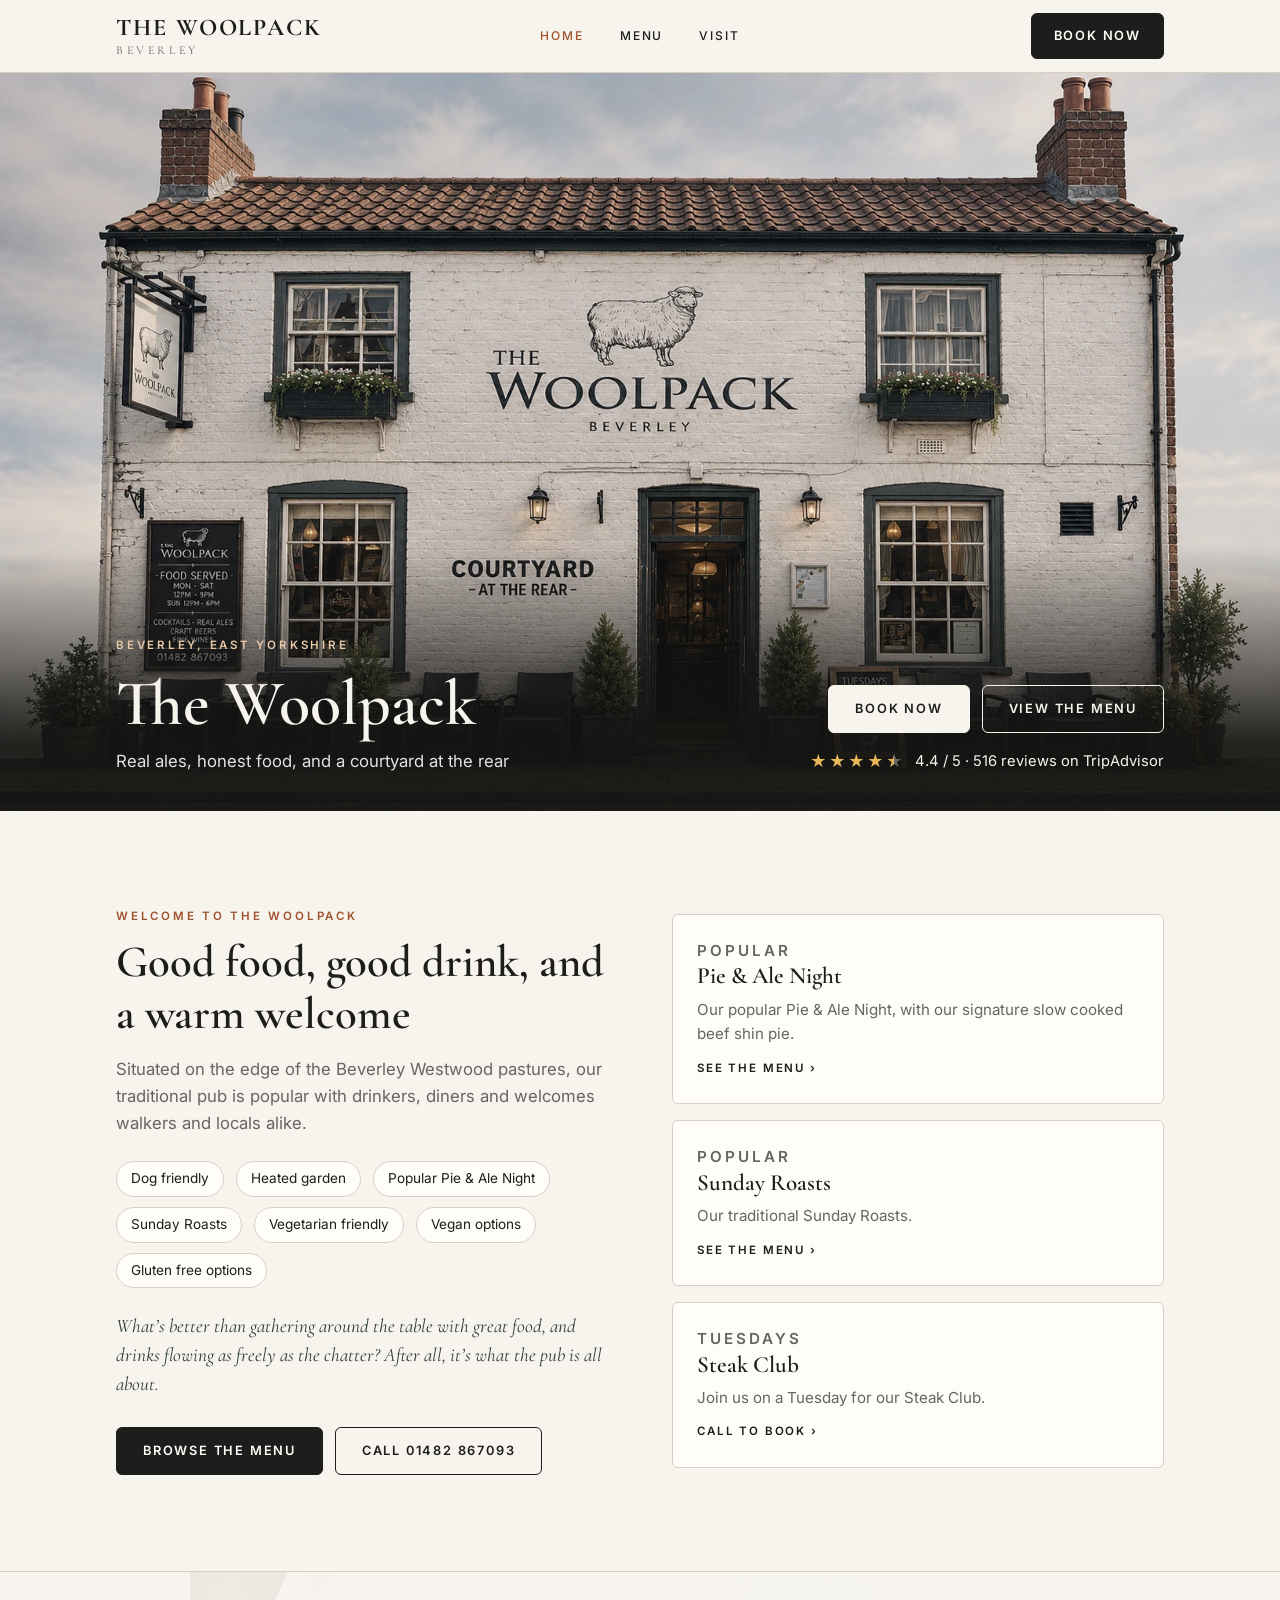
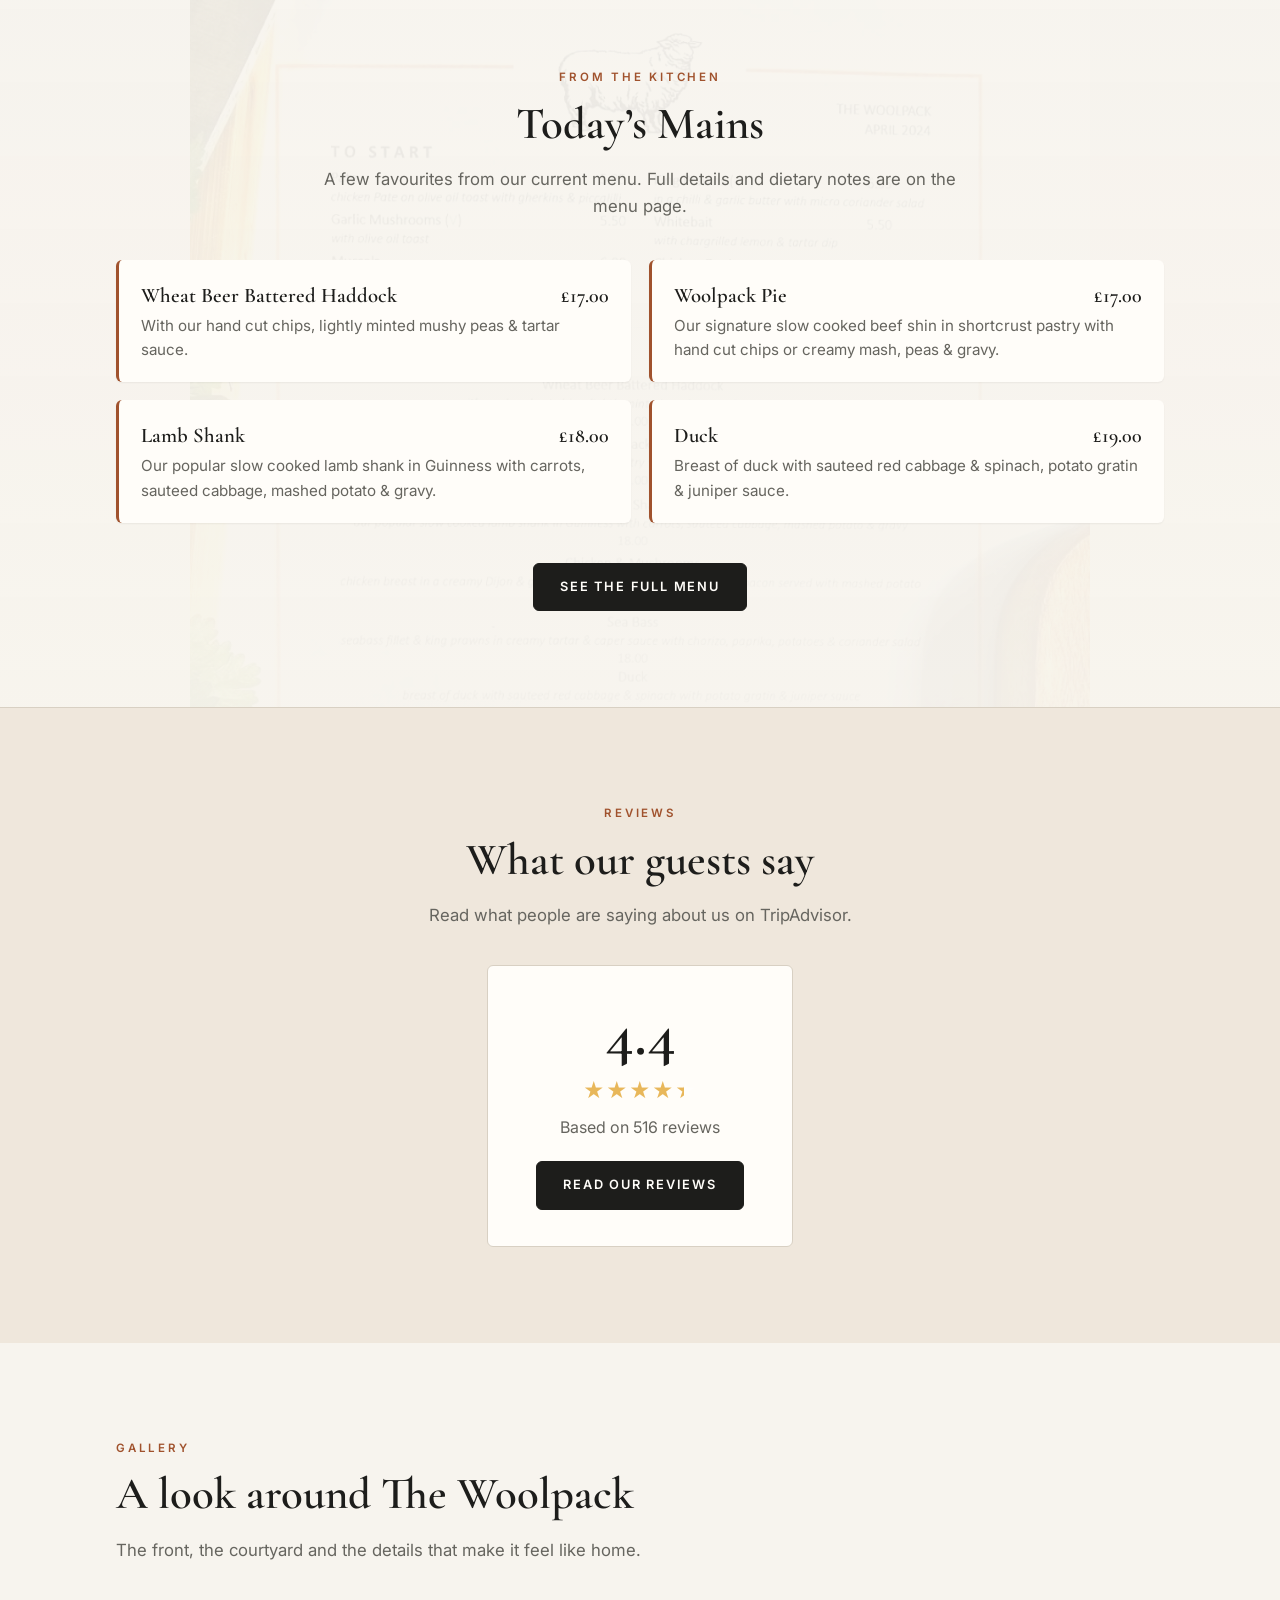
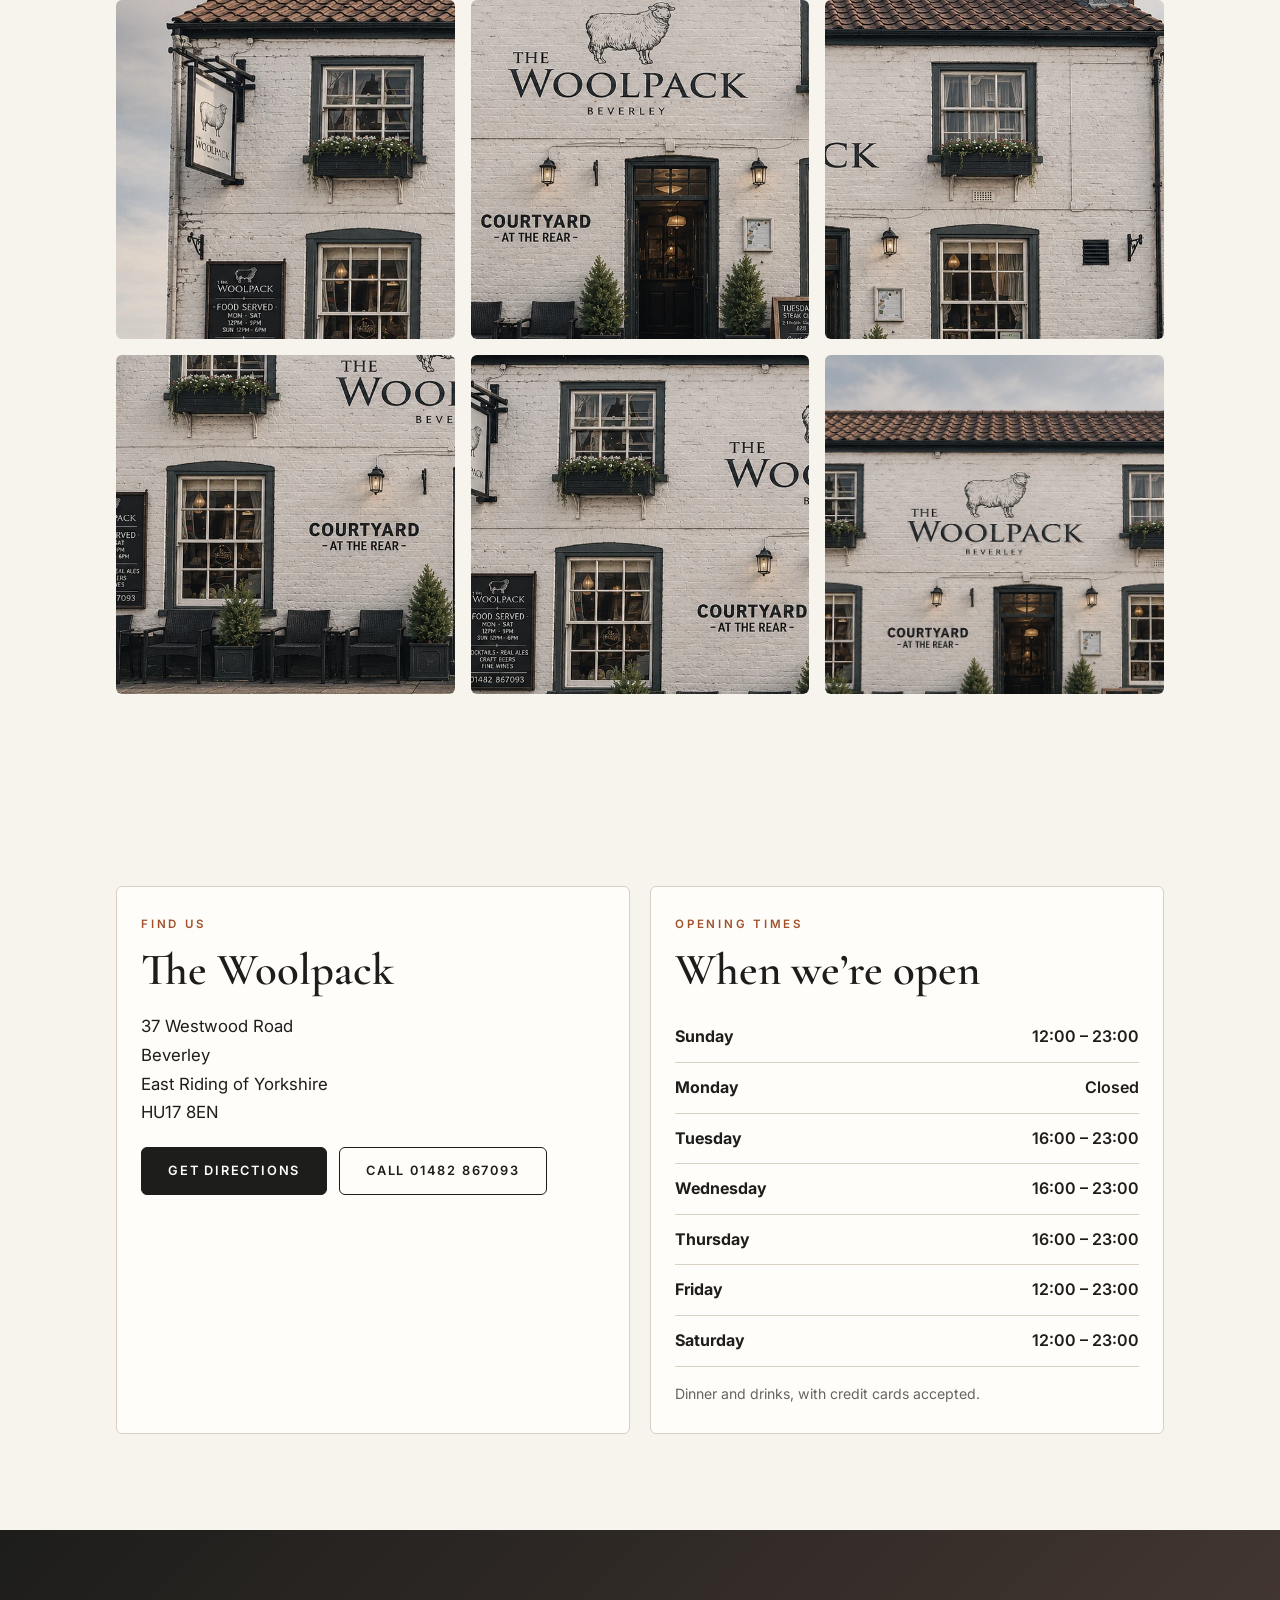
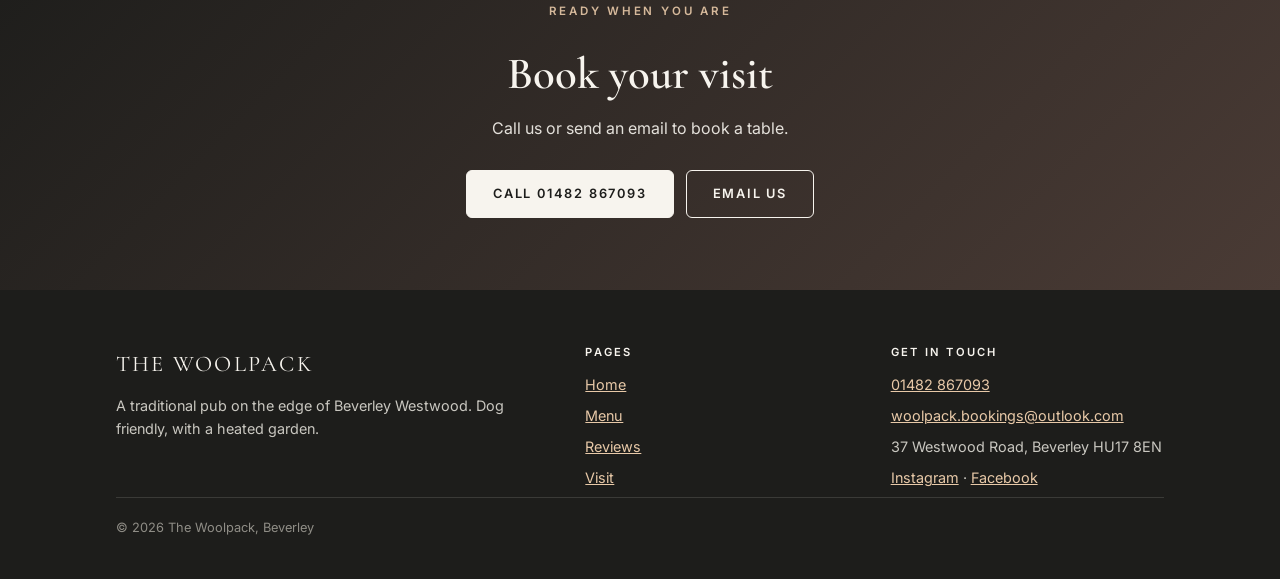
<file: index.html>
<!doctype html>
<html lang="en-GB">
<head>
  <meta charset="utf-8">
  <meta name="viewport" content="width=device-width, initial-scale=1">
  <title>The Woolpack, Beverley</title>
  <meta name="description" content="The Woolpack, a traditional pub on the edge of Beverley Westwood. Real ales, craft beers, cocktails, fine wines, Sunday Roasts and a heated garden.">
  <link rel="preconnect" href="https://fonts.googleapis.com">
  <link rel="preconnect" href="https://fonts.gstatic.com" crossorigin>
  <link href="https://fonts.googleapis.com/css2?family=Cormorant+Garamond:wght@500;600;700&family=Inter:wght@400;500;600&display=swap" rel="stylesheet">
  <link rel="stylesheet" href="css/style.css">
</head>
<body>

  <header class="site-header">
    <div class="container nav-wrap">
      <a class="brand" href="index.html" aria-label="The Woolpack home">
        <span class="brand-name">The Woolpack</span>
        <span class="brand-sub">Beverley</span>
      </a>

      <button class="nav-toggle" aria-label="Toggle navigation" aria-expanded="false" aria-controls="site-nav">
        <span></span><span></span><span></span>
      </button>

      <nav id="site-nav" class="site-nav">
        <a href="index.html" aria-current="page">Home</a>
        <a href="menu.html">Menu</a>
        <a href="#visit">Visit</a>
        <a class="btn btn-solid nav-book" href="tel:01482867093">Book now</a>
      </nav>

      <a class="btn btn-solid nav-cta" href="tel:01482867093">Book now</a>
    </div>
  </header>

  <main>

    <section class="hero">
      <div class="hero-media">
        <img src="assets/hero.webp" alt="The Woolpack pub front in Beverley with white painted brickwork, a hanging sheep sign and courtyard seating">
      </div>

      <div class="hero-panel">
        <div class="container hero-inner">
          <div class="hero-text">
            <p class="eyebrow">Beverley, East Yorkshire</p>
            <h1>The Woolpack</h1>
            <p class="hero-sub">Real ales, honest food, and a courtyard at the rear</p>
          </div>

          <div class="hero-actions">
            <div class="cta-row">
              <a class="btn btn-solid" href="tel:01482867093">Book now</a>
              <a class="btn" href="menu.html">View the menu</a>
            </div>
            <a class="rating" href="https://www.tripadvisor.co.uk/Restaurant_Review-g190813-d2447103-Reviews-Woolpack-Beverley_East_Riding_of_Yorkshire_England.html" target="_blank" rel="noopener">
              <span class="stars" aria-hidden="true">&#9733;&#9733;&#9733;&#9733;&#9733;</span>
              <span>4.4 / 5 &middot; 516 reviews on TripAdvisor</span>
            </a>
          </div>
        </div>
      </div>
    </section>

    <section class="welcome">
      <div class="container welcome-grid">
        <div class="welcome-text">
          <p class="eyebrow">Welcome to The Woolpack</p>
          <h2>Good food, good drink, and a warm welcome</h2>
          <p class="lead">Situated on the edge of the Beverley Westwood pastures, our traditional pub is popular with drinkers, diners and welcomes walkers and locals alike.</p>

          <ul class="highlights">
            <li>Dog friendly</li>
            <li>Heated garden</li>
            <li>Popular Pie &amp; Ale Night</li>
            <li>Sunday Roasts</li>
            <li>Vegetarian friendly</li>
            <li>Vegan options</li>
            <li>Gluten free options</li>
          </ul>

          <p class="about">What&rsquo;s better than gathering around the table with great food, and drinks flowing as freely as the chatter? After all, it&rsquo;s what the pub is all about.</p>

          <div class="welcome-actions">
            <a class="btn btn-solid" href="menu.html">Browse the menu</a>
            <a class="btn" href="tel:01482867093">Call 01482 867093</a>
          </div>
        </div>

        <div class="promo-stack">
          <article class="promo">
            <p class="promo-label">Popular</p>
            <h3>Pie &amp; Ale Night</h3>
            <p>Our popular Pie &amp; Ale Night, with our signature slow cooked beef shin pie.</p>
            <a class="promo-link" href="menu.html">See the menu &rsaquo;</a>
          </article>
          <article class="promo">
            <p class="promo-label">Popular</p>
            <h3>Sunday Roasts</h3>
            <p>Our traditional Sunday Roasts.</p>
            <a class="promo-link" href="menu.html">See the menu &rsaquo;</a>
          </article>
          <article class="promo">
            <p class="promo-label">Tuesdays</p>
            <h3>Steak Club</h3>
            <p>Join us on a Tuesday for our Steak Club.</p>
            <a class="promo-link" href="tel:01482867093">Call to book &rsaquo;</a>
          </article>
        </div>
      </div>
    </section>

    <section class="menu-bg">
      <div class="container">
        <p class="eyebrow">From the kitchen</p>
        <h2>Today&rsquo;s Mains</h2>
        <p class="lead" style="margin: 0 auto; text-align: center;">A few favourites from our current menu. Full details and dietary notes are on the menu page.</p>

        <div class="dish-grid">
          <article class="dish">
            <div class="dish-head">
              <h3>Wheat Beer Battered Haddock</h3>
              <span class="price">&pound;17.00</span>
            </div>
            <p>With our hand cut chips, lightly minted mushy peas &amp; tartar sauce.</p>
          </article>
          <article class="dish">
            <div class="dish-head">
              <h3>Woolpack Pie</h3>
              <span class="price">&pound;17.00</span>
            </div>
            <p>Our signature slow cooked beef shin in shortcrust pastry with hand cut chips or creamy mash, peas &amp; gravy.</p>
          </article>
          <article class="dish">
            <div class="dish-head">
              <h3>Lamb Shank</h3>
              <span class="price">&pound;18.00</span>
            </div>
            <p>Our popular slow cooked lamb shank in Guinness with carrots, sauteed cabbage, mashed potato &amp; gravy.</p>
          </article>
          <article class="dish">
            <div class="dish-head">
              <h3>Duck</h3>
              <span class="price">&pound;19.00</span>
            </div>
            <p>Breast of duck with sauteed red cabbage &amp; spinach, potato gratin &amp; juniper sauce.</p>
          </article>
        </div>

        <div class="menu-teaser-cta">
          <a class="btn btn-solid" href="menu.html">See the full menu</a>
        </div>
      </div>
    </section>

    <section class="reviews" id="reviews">
      <div class="container">
        <p class="eyebrow">Reviews</p>
        <h2>What our guests say</h2>
        <p class="lead">Read what people are saying about us on TripAdvisor.</p>

        <div class="rating-card">
          <span class="score">4.4</span>
          <span class="stars" aria-hidden="true">&#9733;&#9733;&#9733;&#9733;&#9733;</span>
          <p>Based on 516 reviews</p>
          <a class="btn btn-solid" href="https://www.tripadvisor.co.uk/Restaurant_Review-g190813-d2447103-Reviews-Woolpack-Beverley_East_Riding_of_Yorkshire_England.html" target="_blank" rel="noopener">Read our reviews</a>
        </div>
      </div>
    </section>

    <section class="gallery" id="gallery">
      <div class="container">
        <p class="eyebrow">Gallery</p>
        <h2>A look around The Woolpack</h2>
        <p class="lead">The front, the courtyard and the details that make it feel like home.</p>

        <div class="gallery-grid">
          <figure class="tile" role="img" aria-label="Pub sign hanging on the front of The Woolpack" style="background-position: 6% 40%; background-size: 320%;"></figure>
          <figure class="tile" role="img" aria-label="The front door of The Woolpack" style="background-position: 52% 70%; background-size: 300%;"></figure>
          <figure class="tile" role="img" aria-label="Window and planters at The Woolpack" style="background-position: 85% 40%; background-size: 300%;"></figure>
          <figure class="tile" role="img" aria-label="Courtyard chairs and planters" style="background-position: 25% 90%; background-size: 300%;"></figure>
          <figure class="tile" role="img" aria-label="Front window of The Woolpack" style="background-position: 20% 55%; background-size: 300%;"></figure>
          <figure class="tile" role="img" aria-label="Roofline and chimneys of The Woolpack" style="background-position: 50% 5%; background-size: 220%;"></figure>
        </div>
      </div>
    </section>

    <section id="visit">
      <div class="container find-grid">
        <div class="info-card">
          <p class="eyebrow">Find us</p>
          <h2>The Woolpack</h2>
          <address>
            37 Westwood Road<br>
            Beverley<br>
            East Riding of Yorkshire<br>
            HU17 8EN
          </address>
          <div class="cta-row">
            <a class="btn btn-solid" href="https://www.google.com/maps/search/?api=1&amp;query=37+Westwood+Road+Beverley+HU17+8EN" target="_blank" rel="noopener">Get directions</a>
            <a class="btn" href="tel:01482867093">Call 01482 867093</a>
          </div>
        </div>

        <div class="info-card">
          <p class="eyebrow">Opening times</p>
          <h2>When we&rsquo;re open</h2>
          <table class="hours">
            <tbody>
              <tr><th scope="row">Sunday</th><td>12:00 &ndash; 23:00</td></tr>
              <tr><th scope="row">Monday</th><td>Closed</td></tr>
              <tr><th scope="row">Tuesday</th><td>16:00 &ndash; 23:00</td></tr>
              <tr><th scope="row">Wednesday</th><td>16:00 &ndash; 23:00</td></tr>
              <tr><th scope="row">Thursday</th><td>16:00 &ndash; 23:00</td></tr>
              <tr><th scope="row">Friday</th><td>12:00 &ndash; 23:00</td></tr>
              <tr><th scope="row">Saturday</th><td>12:00 &ndash; 23:00</td></tr>
            </tbody>
          </table>
          <p class="hours-note">Dinner and drinks, with credit cards accepted.</p>
        </div>
      </div>
    </section>

    <section class="cta-band">
      <div class="container">
        <p class="eyebrow">Ready when you are</p>
        <h2>Book your visit</h2>
        <p>Call us or send an email to book a table.</p>
        <div class="cta-row">
          <a class="btn btn-solid" href="tel:01482867093">Call 01482 867093</a>
          <a class="btn" href="mailto:woolpack.bookings@outlook.com">Email us</a>
        </div>
      </div>
    </section>

  </main>

  <footer class="site-footer">
    <div class="container">
      <div class="footer-grid">
        <div>
          <span class="footer-brand">The Woolpack</span>
          <p>A traditional pub on the edge of Beverley Westwood. Dog friendly, with a heated garden.</p>
        </div>
        <div>
          <h3>Pages</h3>
          <ul>
            <li><a href="index.html">Home</a></li>
            <li><a href="menu.html">Menu</a></li>
            <li><a href="#reviews">Reviews</a></li>
            <li><a href="#visit">Visit</a></li>
          </ul>
        </div>
        <div>
          <h3>Get in touch</h3>
          <ul>
            <li><a href="tel:01482867093">01482 867093</a></li>
            <li><a href="mailto:woolpack.bookings@outlook.com">woolpack.bookings@outlook.com</a></li>
            <li>37 Westwood Road, Beverley HU17 8EN</li>
            <li><a href="https://www.instagram.com/woolpackbeverley" target="_blank" rel="noopener">Instagram</a> &middot; <a href="https://www.facebook.com/thewoolpackbeverley" target="_blank" rel="noopener">Facebook</a></li>
          </ul>
        </div>
      </div>
      <p class="footer-base">&copy; 2026 The Woolpack, Beverley</p>
    </div>
  </footer>

  <script src="js/main.js"></script>
</body>
</html>
</file>
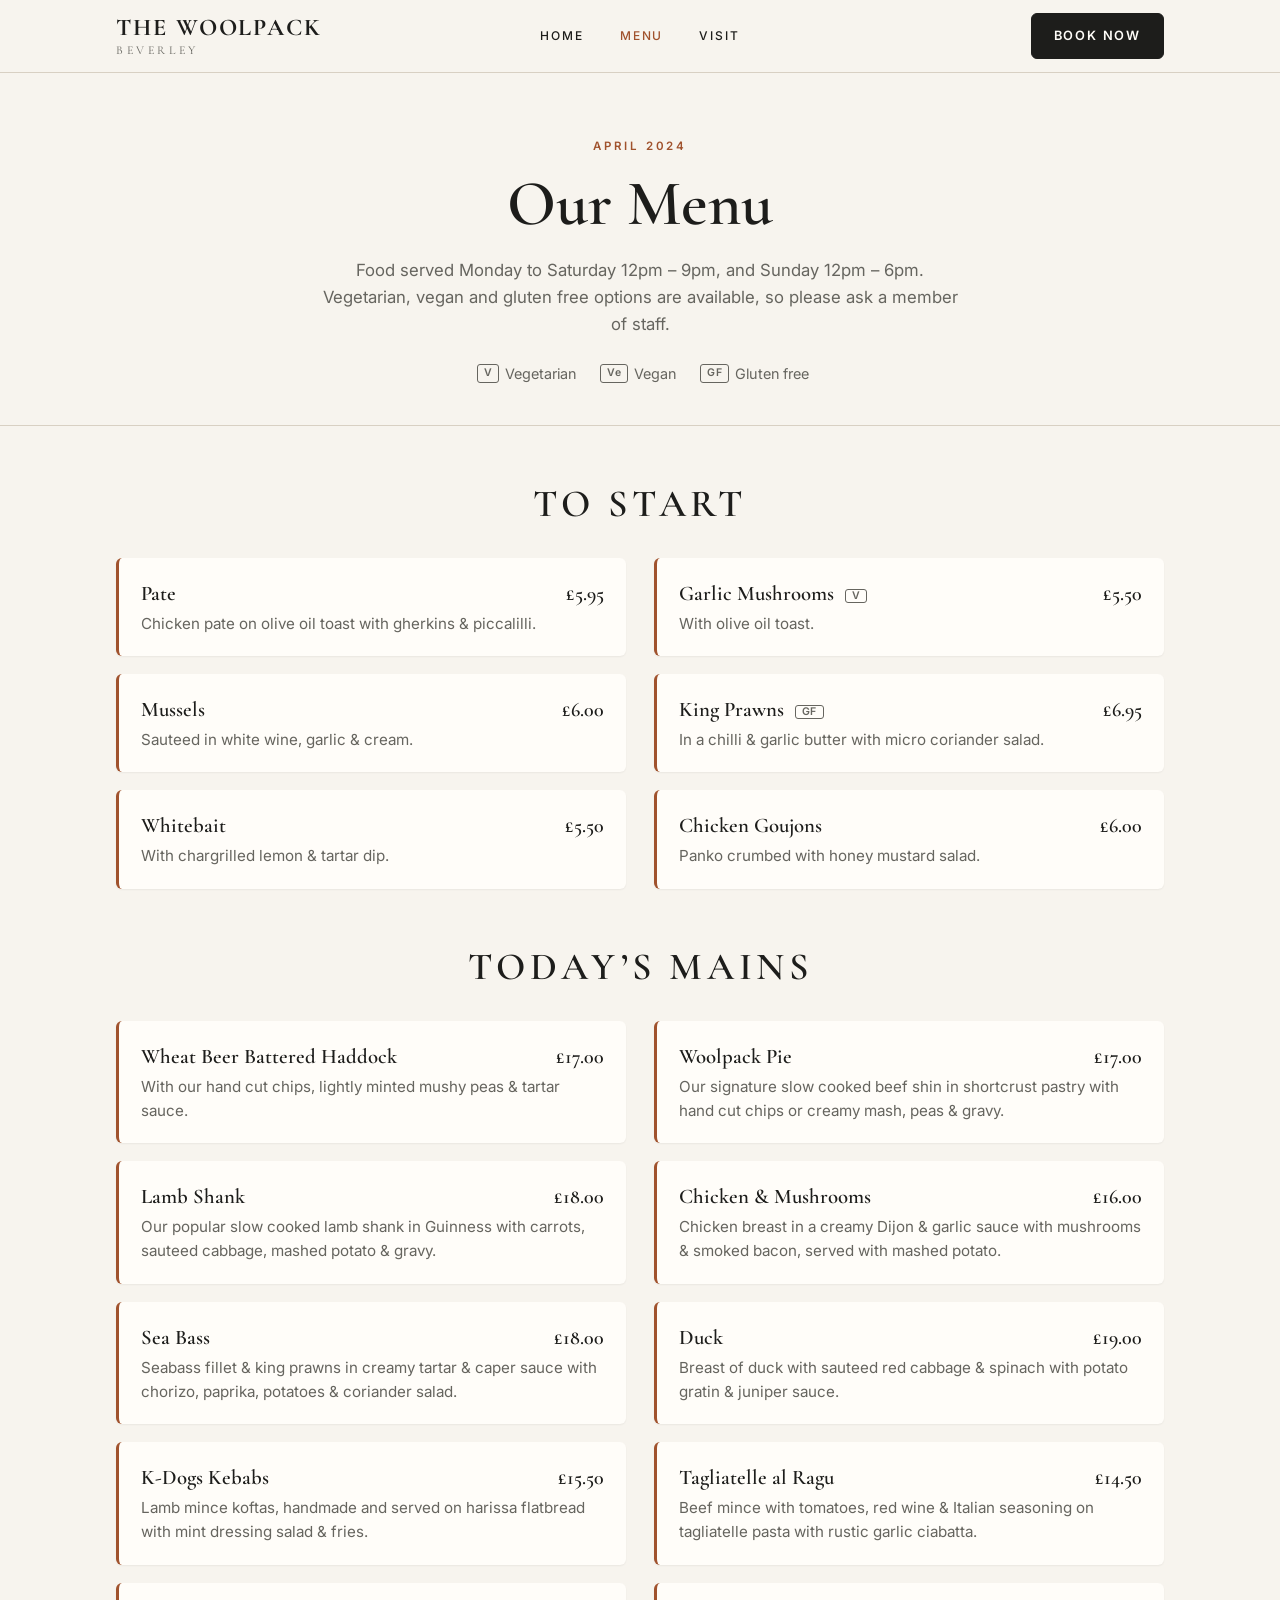
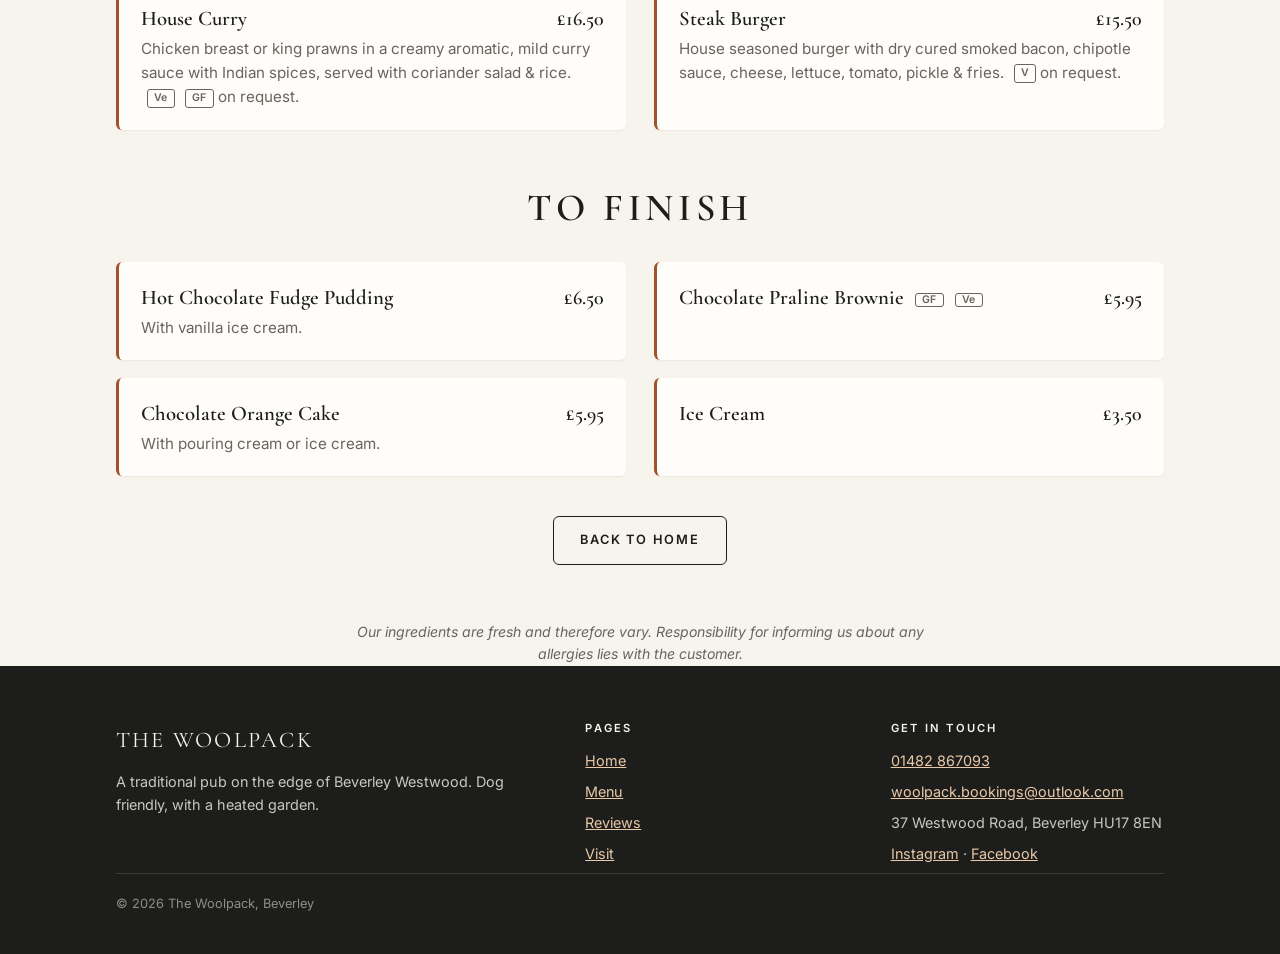
<file: menu.html>
<!doctype html>
<html lang="en-GB">
<head>
  <meta charset="utf-8">
  <meta name="viewport" content="width=device-width, initial-scale=1">
  <title>Menu | The Woolpack, Beverley</title>
  <meta name="description" content="The Woolpack menu: starters, today's mains and desserts. Food served Monday to Saturday 12pm to 9pm and Sunday 12pm to 6pm.">
  <link rel="preconnect" href="https://fonts.googleapis.com">
  <link rel="preconnect" href="https://fonts.gstatic.com" crossorigin>
  <link href="https://fonts.googleapis.com/css2?family=Cormorant+Garamond:wght@500;600;700&family=Inter:wght@400;500;600&display=swap" rel="stylesheet">
  <link rel="stylesheet" href="css/style.css">
</head>
<body>

  <header class="site-header">
    <div class="container nav-wrap">
      <a class="brand" href="index.html" aria-label="The Woolpack home">
        <span class="brand-name">The Woolpack</span>
        <span class="brand-sub">Beverley</span>
      </a>

      <button class="nav-toggle" aria-label="Toggle navigation" aria-expanded="false" aria-controls="site-nav">
        <span></span><span></span><span></span>
      </button>

      <nav id="site-nav" class="site-nav">
        <a href="index.html">Home</a>
        <a href="menu.html" aria-current="page">Menu</a>
        <a href="index.html#visit">Visit</a>
        <a class="btn btn-solid nav-book" href="tel:01482867093">Book now</a>
      </nav>

      <a class="btn btn-solid nav-cta" href="tel:01482867093">Book now</a>
    </div>
  </header>

  <main>

    <div class="page-hero">
      <div class="container">
        <p class="eyebrow">April 2024</p>
        <h1>Our Menu</h1>
        <p class="lead">Food served Monday to Saturday 12pm &ndash; 9pm, and Sunday 12pm &ndash; 6pm. Vegetarian, vegan and gluten free options are available, so please ask a member of staff.</p>
        <div class="legend">
          <span><span class="tag">V</span> Vegetarian</span>
          <span><span class="tag">Ve</span> Vegan</span>
          <span><span class="tag">GF</span> Gluten free</span>
        </div>
      </div>
    </div>

    <section class="menu-section">
      <div class="container">
        <h2>To Start</h2>
        <ul class="menu-list">
          <li class="dish">
            <div class="dish-head"><h3>Pate</h3><span class="price">&pound;5.95</span></div>
            <p>Chicken pate on olive oil toast with gherkins &amp; piccalilli.</p>
          </li>
          <li class="dish">
            <div class="dish-head"><h3>Garlic Mushrooms <span class="tag">V</span></h3><span class="price">&pound;5.50</span></div>
            <p>With olive oil toast.</p>
          </li>
          <li class="dish">
            <div class="dish-head"><h3>Mussels</h3><span class="price">&pound;6.00</span></div>
            <p>Sauteed in white wine, garlic &amp; cream.</p>
          </li>
          <li class="dish">
            <div class="dish-head"><h3>King Prawns <span class="tag">GF</span></h3><span class="price">&pound;6.95</span></div>
            <p>In a chilli &amp; garlic butter with micro coriander salad.</p>
          </li>
          <li class="dish">
            <div class="dish-head"><h3>Whitebait</h3><span class="price">&pound;5.50</span></div>
            <p>With chargrilled lemon &amp; tartar dip.</p>
          </li>
          <li class="dish">
            <div class="dish-head"><h3>Chicken Goujons</h3><span class="price">&pound;6.00</span></div>
            <p>Panko crumbed with honey mustard salad.</p>
          </li>
        </ul>
      </div>
    </section>

    <section class="menu-section">
      <div class="container">
        <h2>Today&rsquo;s Mains</h2>
        <ul class="menu-list">
          <li class="dish">
            <div class="dish-head"><h3>Wheat Beer Battered Haddock</h3><span class="price">&pound;17.00</span></div>
            <p>With our hand cut chips, lightly minted mushy peas &amp; tartar sauce.</p>
          </li>
          <li class="dish">
            <div class="dish-head"><h3>Woolpack Pie</h3><span class="price">&pound;17.00</span></div>
            <p>Our signature slow cooked beef shin in shortcrust pastry with hand cut chips or creamy mash, peas &amp; gravy.</p>
          </li>
          <li class="dish">
            <div class="dish-head"><h3>Lamb Shank</h3><span class="price">&pound;18.00</span></div>
            <p>Our popular slow cooked lamb shank in Guinness with carrots, sauteed cabbage, mashed potato &amp; gravy.</p>
          </li>
          <li class="dish">
            <div class="dish-head"><h3>Chicken &amp; Mushrooms</h3><span class="price">&pound;16.00</span></div>
            <p>Chicken breast in a creamy Dijon &amp; garlic sauce with mushrooms &amp; smoked bacon, served with mashed potato.</p>
          </li>
          <li class="dish">
            <div class="dish-head"><h3>Sea Bass</h3><span class="price">&pound;18.00</span></div>
            <p>Seabass fillet &amp; king prawns in creamy tartar &amp; caper sauce with chorizo, paprika, potatoes &amp; coriander salad.</p>
          </li>
          <li class="dish">
            <div class="dish-head"><h3>Duck</h3><span class="price">&pound;19.00</span></div>
            <p>Breast of duck with sauteed red cabbage &amp; spinach with potato gratin &amp; juniper sauce.</p>
          </li>
          <li class="dish">
            <div class="dish-head"><h3>K-Dogs Kebabs</h3><span class="price">&pound;15.50</span></div>
            <p>Lamb mince koftas, handmade and served on harissa flatbread with mint dressing salad &amp; fries.</p>
          </li>
          <li class="dish">
            <div class="dish-head"><h3>Tagliatelle al Ragu</h3><span class="price">&pound;14.50</span></div>
            <p>Beef mince with tomatoes, red wine &amp; Italian seasoning on tagliatelle pasta with rustic garlic ciabatta.</p>
          </li>
          <li class="dish">
            <div class="dish-head"><h3>House Curry</h3><span class="price">&pound;16.50</span></div>
            <p>Chicken breast or king prawns in a creamy aromatic, mild curry sauce with Indian spices, served with coriander salad &amp; rice. <span class="tag">Ve</span> <span class="tag">GF</span> on request.</p>
          </li>
          <li class="dish">
            <div class="dish-head"><h3>Steak Burger</h3><span class="price">&pound;15.50</span></div>
            <p>House seasoned burger with dry cured smoked bacon, chipotle sauce, cheese, lettuce, tomato, pickle &amp; fries. <span class="tag">V</span> on request.</p>
          </li>
        </ul>
      </div>
    </section>

    <section class="menu-section">
      <div class="container">
        <h2>To Finish</h2>
        <ul class="menu-list">
          <li class="dish">
            <div class="dish-head"><h3>Hot Chocolate Fudge Pudding</h3><span class="price">&pound;6.50</span></div>
            <p>With vanilla ice cream.</p>
          </li>
          <li class="dish">
            <div class="dish-head"><h3>Chocolate Praline Brownie <span class="tag">GF</span> <span class="tag">Ve</span></h3><span class="price">&pound;5.95</span></div>
          </li>
          <li class="dish">
            <div class="dish-head"><h3>Chocolate Orange Cake</h3><span class="price">&pound;5.95</span></div>
            <p>With pouring cream or ice cream.</p>
          </li>
          <li class="dish">
            <div class="dish-head"><h3>Ice Cream</h3><span class="price">&pound;3.50</span></div>
          </li>
        </ul>
      </div>
    </section>

    <div class="back-link">
      <a class="btn" href="index.html">Back to home</a>
    </div>

    <p class="menu-note">Our ingredients are fresh and therefore vary. Responsibility for informing us about any allergies lies with the customer.</p>

  </main>

  <footer class="site-footer">
    <div class="container">
      <div class="footer-grid">
        <div>
          <span class="footer-brand">The Woolpack</span>
          <p>A traditional pub on the edge of Beverley Westwood. Dog friendly, with a heated garden.</p>
        </div>
        <div>
          <h3>Pages</h3>
          <ul>
            <li><a href="index.html">Home</a></li>
            <li><a href="menu.html">Menu</a></li>
            <li><a href="index.html#reviews">Reviews</a></li>
            <li><a href="index.html#visit">Visit</a></li>
          </ul>
        </div>
        <div>
          <h3>Get in touch</h3>
          <ul>
            <li><a href="tel:01482867093">01482 867093</a></li>
            <li><a href="mailto:woolpack.bookings@outlook.com">woolpack.bookings@outlook.com</a></li>
            <li>37 Westwood Road, Beverley HU17 8EN</li>
            <li><a href="https://www.instagram.com/woolpackbeverley" target="_blank" rel="noopener">Instagram</a> &middot; <a href="https://www.facebook.com/thewoolpackbeverley" target="_blank" rel="noopener">Facebook</a></li>
          </ul>
        </div>
      </div>
      <p class="footer-base">&copy; 2026 The Woolpack, Beverley</p>
    </div>
  </footer>

  <script src="js/main.js"></script>
</body>
</html>
</file>
<file: css/style.css>
:root {
  --ink: #1d1d1b;
  --slate: #2e3d3c;
  --cream: #f7f4ee;
  --sand: #efe7dc;
  --paper: #fffdf9;
  --terracotta: #a0522d;
  --gold: #c8922e;
  --muted: #66655f;
  --line: #d8d0c3;

  --serif: "Cormorant Garamond", Georgia, serif;
  --sans: "Inter", system-ui, -apple-system, "Segoe UI", sans-serif;

  --radius: 6px;
  --max: 1080px;
}

* { box-sizing: border-box; }

html { scroll-behavior: smooth; }

body {
  margin: 0;
  background: var(--cream);
  color: var(--ink);
  font-family: var(--sans);
  font-size: 16px;
  line-height: 1.6;
  -webkit-font-smoothing: antialiased;
}

img { display: block; max-width: 100%; height: auto; }
a { color: var(--terracotta); }

.container {
  width: 100%;
  max-width: var(--max);
  margin: 0 auto;
  padding: 0 16px;
}

/* ---------- Header ---------- */

.site-header {
  position: sticky;
  top: 0;
  z-index: 10;
  background: var(--cream);
  border-bottom: 1px solid var(--line);
}

.nav-wrap {
  display: flex;
  align-items: center;
  justify-content: space-between;
  min-height: 72px;
}

.brand {
  display: flex;
  flex-direction: column;
  line-height: 1;
  color: var(--ink);
  text-decoration: none;
}

.brand-name {
  font-family: var(--serif);
  font-size: 1.5rem;
  font-weight: 700;
  letter-spacing: 0.08em;
  text-transform: uppercase;
}

.brand-sub {
  font-family: var(--serif);
  font-size: 0.75rem;
  letter-spacing: 0.3em;
  text-transform: uppercase;
  color: var(--muted);
  margin-top: 4px;
}

.nav-toggle {
  display: flex;
  flex-direction: column;
  gap: 5px;
  padding: 10px;
  background: none;
  border: 0;
  cursor: pointer;
}

.nav-toggle span {
  display: block;
  width: 24px;
  height: 2px;
  background: var(--ink);
}

.site-nav {
  display: none;
  position: absolute;
  top: 100%;
  left: 0;
  right: 0;
  background: var(--cream);
  border-top: 1px solid var(--line);
  flex-direction: column;
}

.site-nav.open { display: flex; }

.site-nav a {
  color: var(--ink);
  text-decoration: none;
  padding: 14px 16px;
  font-size: 0.85rem;
  font-weight: 500;
  letter-spacing: 0.14em;
  text-transform: uppercase;
  border-top: 1px solid var(--line);
}

.site-nav a[aria-current="page"] { color: var(--terracotta); }

.site-nav .nav-book {
  margin: 16px;
  border: 1px solid var(--ink);
  text-align: center;
}

/* Desktop-only Book now button, sits outside the nav */
.site-header .nav-cta { display: none; }

/* ---------- Buttons ---------- */

.btn {
  display: inline-block;
  padding: 13px 26px;
  border: 1px solid var(--ink);
  border-radius: var(--radius);
  font-family: var(--sans);
  font-size: 0.8rem;
  font-weight: 600;
  letter-spacing: 0.14em;
  text-transform: uppercase;
  text-decoration: none;
  color: var(--ink);
  background: transparent;
  transition: background 0.2s, color 0.2s;
}

.btn:hover { background: var(--ink); color: var(--paper); }

.btn-solid {
  background: var(--ink);
  color: var(--paper);
}

.btn-solid:hover { background: #3a3a37; border-color: #3a3a37; }

/* ---------- Hero ---------- */

.hero {
  position: relative;
  padding: 0;
}

.hero-media img {
  width: 100%;
  height: auto;
}

/* Mobile: text sits underneath the picture */
.hero-panel {
  background: var(--cream);
  padding: 28px 0 40px;
}

.hero-inner {
  display: flex;
  flex-direction: column;
  gap: 24px;
  text-align: center;
}

.hero-text h1 {
  font-size: clamp(2.6rem, 8vw, 3.4rem);
  margin-bottom: 8px;
}

.hero-sub {
  margin: 0;
  font-size: 1.05rem;
  color: var(--muted);
}

.hero-actions {
  display: flex;
  flex-direction: column;
  align-items: center;
  gap: 16px;
}

.hero .btn { color: var(--ink); border-color: var(--ink); }
.hero .btn:hover { background: var(--ink); color: var(--paper); }
.hero .btn-solid { background: var(--ink); color: var(--paper); }
.hero .btn-solid:hover { background: #3a3a37; }

.rating {
  display: inline-flex;
  align-items: center;
  gap: 10px;
  font-size: 0.92rem;
  color: var(--ink);
  text-decoration: none;
}

.rating:hover span:last-child { text-decoration: underline; }

/* 4.4 of 5: fill 88% of the star row */
.stars {
  letter-spacing: 2px;
  font-size: 1rem;
  background: linear-gradient(90deg, var(--gold) 88%, #cfc7b6 88%);
  -webkit-background-clip: text;
  background-clip: text;
  color: transparent;
}

/* ---------- Sections ---------- */

section { padding: 72px 0; }

.eyebrow {
  margin: 0 0 12px;
  font-size: 0.72rem;
  font-weight: 600;
  letter-spacing: 0.24em;
  text-transform: uppercase;
  color: var(--terracotta);
}

h1, h2, h3 {
  font-family: var(--serif);
  font-weight: 600;
  line-height: 1.15;
  margin: 0 0 16px;
  color: var(--ink);
}

h1 { font-size: clamp(2.6rem, 6vw, 4rem); }
h2 { font-size: clamp(2rem, 4.5vw, 2.8rem); }
h3 { font-size: 1.4rem; }

.lead {
  font-size: 1.05rem;
  color: var(--muted);
  max-width: 640px;
}

.cta-row {
  display: flex;
  flex-wrap: wrap;
  gap: 12px;
  justify-content: center;
}

/* ---------- Welcome ---------- */

.welcome-grid {
  display: grid;
  gap: 40px;
  grid-template-columns: 1fr;
  align-items: center;
}

.welcome-text .lead { margin: 0 0 24px; }

.highlights {
  display: flex;
  flex-wrap: wrap;
  gap: 10px 12px;
  list-style: none;
  padding: 0;
  margin: 24px 0 0;
}

.highlights li {
  padding: 6px 14px;
  border: 1px solid var(--line);
  border-radius: 999px;
  background: var(--paper);
  font-size: 0.85rem;
  color: var(--ink);
}

.welcome-actions {
  display: flex;
  flex-wrap: wrap;
  gap: 12px;
  margin-top: 28px;
}

.about {
  font-family: var(--serif);
  font-size: 1.2rem;
  font-style: italic;
  line-height: 1.5;
  color: var(--slate);
  margin: 24px 0 0;
}

.promo-stack {
  display: grid;
  gap: 16px;
}

.promo {
  background: var(--paper);
  border: 1px solid var(--line);
  border-radius: var(--radius);
  padding: 24px;
}

.promo-label {
  margin: 0 0 8px;
  font-size: 0.7rem;
  font-weight: 600;
  letter-spacing: 0.2em;
  text-transform: uppercase;
  color: var(--terracotta);
}

.promo h3 { font-size: 1.45rem; margin-bottom: 8px; }
.promo p { margin: 0; color: var(--muted); font-size: 0.95rem; }

.promo-link {
  display: inline-block;
  margin-top: 12px;
  font-size: 0.72rem;
  font-weight: 600;
  letter-spacing: 0.16em;
  text-transform: uppercase;
  color: var(--ink);
  text-decoration: none;
}

.promo-link:hover { text-decoration: underline; }

/* ---------- Menu teaser (menu image as background) ---------- */

.menu-bg {
  background:
    linear-gradient(rgba(247, 244, 238, 0.93), rgba(247, 244, 238, 0.97)),
    url("../assets/menu.webp") center top / min(900px, 140%) auto no-repeat;
  border-top: 1px solid var(--line);
  border-bottom: 1px solid var(--line);
}

.menu-bg h2 { text-align: center; }
.menu-bg .eyebrow { text-align: center; }

.dish-grid {
  display: grid;
  gap: 18px;
  grid-template-columns: 1fr;
  margin-top: 40px;
}

.dish {
  background: var(--paper);
  border-left: 3px solid var(--terracotta);
  border-radius: var(--radius);
  padding: 20px 22px;
  box-shadow: 0 1px 2px rgba(29, 29, 27, 0.06);
}

.dish-head {
  display: flex;
  justify-content: space-between;
  align-items: baseline;
  gap: 16px;
}

.dish h3 { font-size: 1.3rem; margin-bottom: 6px; }
.dish p { margin: 0; color: var(--muted); font-size: 0.95rem; }

.price {
  font-family: var(--serif);
  font-size: 1.25rem;
  font-weight: 600;
  color: var(--ink);
  white-space: nowrap;
}

.tag {
  display: inline-block;
  margin-left: 6px;
  padding: 0 6px;
  border: 1px solid var(--muted);
  border-radius: 3px;
  font-family: var(--sans);
  font-size: 0.66rem;
  font-weight: 600;
  letter-spacing: 0.04em;
  color: var(--muted);
  vertical-align: middle;
  text-decoration: none;
}

.menu-teaser-cta {
  text-align: center;
  margin-top: 40px;
}

/* ---------- Reviews ---------- */

.reviews {
  background: var(--sand);
  text-align: center;
}

.reviews .lead { margin: 0 auto; }

.rating-card {
  display: inline-flex;
  flex-direction: column;
  align-items: center;
  gap: 8px;
  margin-top: 36px;
  padding: 36px 48px;
  background: var(--paper);
  border: 1px solid var(--line);
  border-radius: var(--radius);
}

.score {
  font-family: var(--serif);
  font-size: 4rem;
  font-weight: 600;
  line-height: 1;
  color: var(--ink);
}

.rating-card .stars { font-size: 1.3rem; }

.rating-card p { margin: 0; color: var(--muted); }

.rating-card .btn { margin-top: 12px; }

/* ---------- Gallery ---------- */

.gallery-grid {
  display: grid;
  gap: 12px;
  grid-template-columns: repeat(2, 1fr);
  margin-top: 36px;
}

.tile {
  margin: 0;
  aspect-ratio: 1 / 1;
  border-radius: var(--radius);
  background-image: url("../assets/hero.webp");
  background-repeat: no-repeat;
  background-color: var(--sand);
  max-width: 100%;
}

/* ---------- Find us ---------- */

.find-grid {
  display: grid;
  gap: 20px;
  grid-template-columns: 1fr;
}

.info-card {
  background: var(--paper);
  border: 1px solid var(--line);
  border-radius: var(--radius);
  padding: 28px 24px;
}

.info-card address {
  font-style: normal;
  font-size: 1.05rem;
  line-height: 1.7;
  margin-bottom: 20px;
}

.info-card .cta-row { justify-content: flex-start; }

.hours {
  width: 100%;
  border-collapse: collapse;
  margin-top: 8px;
}

.hours th,
.hours td {
  text-align: left;
  padding: 12px 0;
  border-bottom: 1px solid var(--line);
}

.hours td:last-child { text-align: right; font-weight: 600; }

.hours-note {
  margin: 16px 0 0;
  font-size: 0.88rem;
  color: var(--muted);
}

/* ---------- Booking band ---------- */

.cta-band {
  background: linear-gradient(135deg, #1d1d1b 0%, #4a3b35 100%);
  color: var(--cream);
  text-align: center;
  padding: 72px 0;
}

.cta-band h2 { color: var(--cream); }
.cta-band .eyebrow { color: #e8c9a8; }
.cta-band p { margin: 0 auto 28px; max-width: 540px; opacity: 0.9; }

.cta-band .btn { color: var(--cream); border-color: var(--cream); }
.cta-band .btn:hover { background: var(--cream); color: var(--ink); }
.cta-band .btn-solid { background: var(--cream); color: var(--ink); border-color: var(--cream); }
.cta-band .btn-solid:hover { background: #fff; }

/* ---------- Page hero (menu page) ---------- */

.page-hero {
  text-align: center;
  padding: 64px 0 40px;
  border-bottom: 1px solid var(--line);
}

.page-hero .lead { margin: 0 auto; }

.legend {
  display: flex;
  flex-wrap: wrap;
  justify-content: center;
  gap: 18px;
  margin-top: 24px;
  font-size: 0.9rem;
  color: var(--muted);
}

.legend span { display: inline-flex; align-items: center; gap: 6px; }

/* ---------- Menu page ---------- */

.menu-section { padding: 56px 0 0; }

.menu-section h2 {
  text-align: center;
  font-size: clamp(1.8rem, 4vw, 2.4rem);
  letter-spacing: 0.12em;
  text-transform: uppercase;
  font-weight: 600;
}

.menu-list {
  display: grid;
  gap: 18px;
  grid-template-columns: 1fr;
  margin: 32px 0 0;
  padding: 0;
  list-style: none;
}

.menu-note {
  max-width: 640px;
  margin: 56px auto 0;
  padding: 0 16px;
  text-align: center;
  font-size: 0.88rem;
  color: var(--muted);
  font-style: italic;
}

.back-link { text-align: center; margin-top: 40px; }

/* ---------- Footer ---------- */

.site-footer {
  background: var(--ink);
  color: #c9c7c0;
  padding: 56px 0 40px;
  font-size: 0.9rem;
}

.footer-grid {
  display: grid;
  gap: 32px;
  grid-template-columns: 1fr;
}

.footer-brand {
  display: block;
  font-family: var(--serif);
  font-size: 1.4rem;
  letter-spacing: 0.1em;
  text-transform: uppercase;
  color: var(--cream);
  margin-bottom: 12px;
}

.site-footer h3 {
  font-family: var(--sans);
  font-size: 0.7rem;
  font-weight: 600;
  letter-spacing: 0.2em;
  text-transform: uppercase;
  color: var(--cream);
  margin-bottom: 14px;
}

.site-footer ul { list-style: none; padding: 0; margin: 0; }
.site-footer li { margin-bottom: 8px; }
.site-footer a { color: #e8c9a8; }
.site-footer p { margin: 0; }

.footer-base {
  margin-top: 40px;
  padding-top: 20px;
  border-top: 1px solid #3a3a37;
  font-size: 0.8rem;
  color: #8f8d86;
}

/* ---------- Larger screens ---------- */

@media (min-width: 760px) {
  section { padding: 96px 0; }
  .menu-bg { padding-block: 96px; }

  .nav-wrap {
    display: grid;
    grid-template-columns: 1fr auto 1fr;
  }

  .nav-toggle { display: none; }

  .site-nav {
    display: flex;
    position: static;
    flex-direction: row;
    align-items: center;
    gap: 36px;
    background: none;
    border: 0;
    justify-self: center;
  }

  .site-nav a {
    border: 0;
    padding: 0;
    font-size: 0.75rem;
    letter-spacing: 0.16em;
  }

  .site-nav .nav-book { display: none; }

  .site-header .nav-cta {
    display: inline-block;
    justify-self: end;
    width: max-content;
    white-space: nowrap;
    padding: 12px 22px;
  }

  .hero-media img {
    height: 82vh;
    min-height: 480px;
    object-fit: cover;
    object-position: center 30%;
  }

  /* Desktop: text and buttons overlay the bottom of the picture */
  .hero-panel {
    position: absolute;
    left: 0;
    right: 0;
    bottom: 0;
    background: linear-gradient(to top, rgba(20, 20, 18, 0.92) 25%, rgba(20, 20, 18, 0));
    color: var(--cream);
    padding: 90px 0 36px;
  }

  .hero-inner {
    flex-direction: row;
    justify-content: space-between;
    align-items: flex-end;
    text-align: left;
    gap: 32px;
  }

  .hero-text h1 { color: var(--cream); font-size: clamp(2.8rem, 5vw, 4rem); }
  .hero-text .eyebrow { color: #e8c9a8; }
  .hero-sub { color: #dfe4e1; }

  .hero-actions { align-items: flex-end; }

  .hero .btn { color: var(--cream); border-color: var(--cream); }
  .hero .btn:hover { background: var(--cream); color: var(--ink); }
  .hero .btn-solid { background: var(--cream); color: var(--ink); }
  .hero .btn-solid:hover { background: #fff; }

  .rating { color: var(--cream); }
  .stars { background-image: linear-gradient(90deg, #e8b75a 88%, rgba(255, 255, 255, 0.35) 88%); }

  .welcome-grid { grid-template-columns: 1fr 1fr; gap: 64px; }

  .dish-grid { grid-template-columns: repeat(2, 1fr); }
  .gallery-grid { grid-template-columns: repeat(3, 1fr); gap: 16px; }
  .find-grid { grid-template-columns: 1fr 1fr; }
  .menu-list { grid-template-columns: 1fr 1fr; column-gap: 28px; }
  .menu-list.single { grid-template-columns: 1fr; }

  .footer-grid { grid-template-columns: 1.6fr 1fr 1fr; }
}

@media (prefers-reduced-motion: reduce) {
  html { scroll-behavior: auto; }
  * { transition: none !important; }
}
</file>
